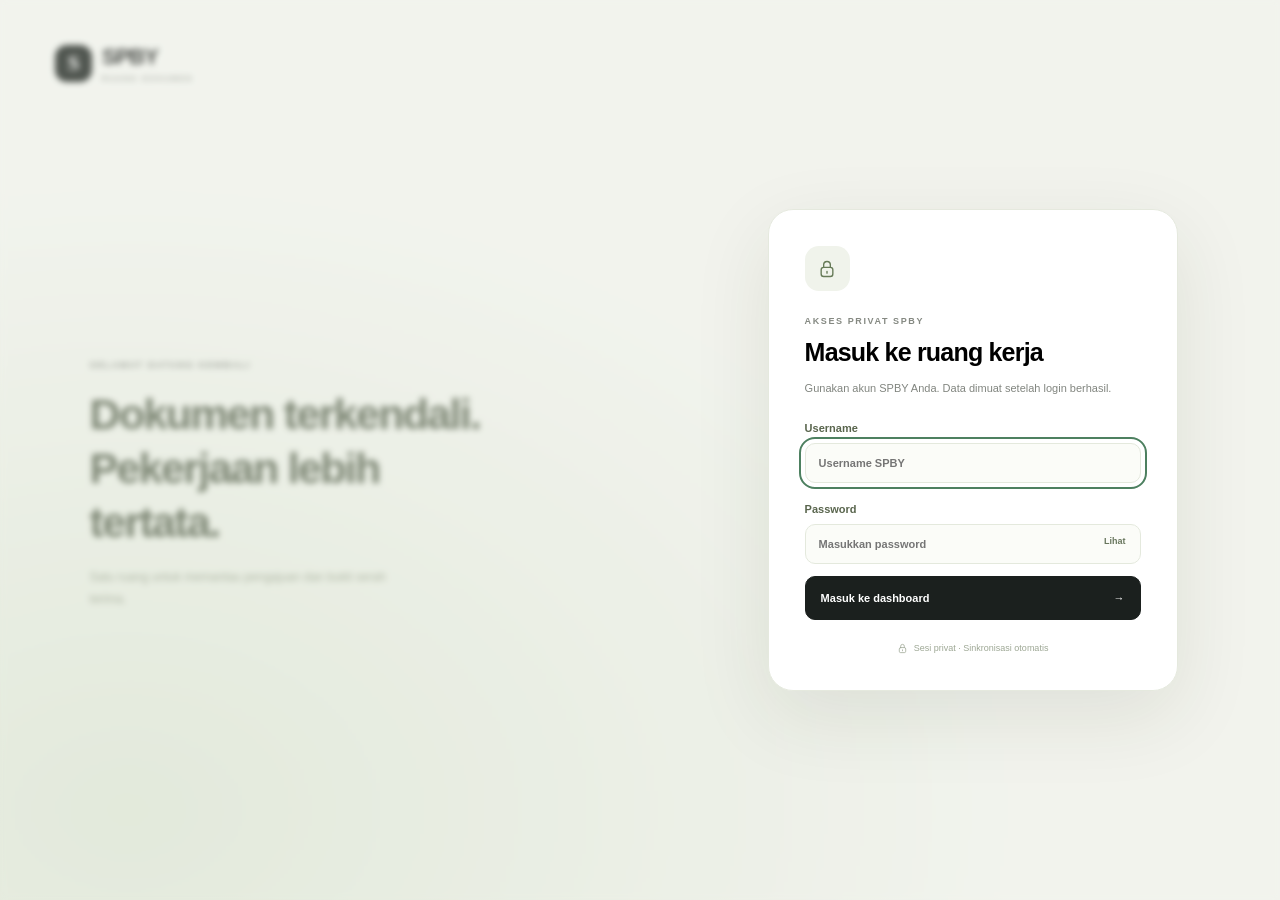
<file: index.html>
<!doctype html><html lang="id"><head><meta charset="utf-8"><meta name="viewport" content="width=device-width,initial-scale=1,viewport-fit=cover"><meta name="theme-color" content="#f4f5f3"><meta name="referrer" content="no-referrer"><meta http-equiv="Content-Security-Policy" content="default-src 'self'; connect-src 'self' https://spby-private-api.aegis-prime-goblin1694.workers.dev; img-src 'self' blob: data:; media-src blob:; object-src 'none'; style-src 'self'; script-src 'self'; base-uri 'none'; form-action 'none'"><title>SPBY — Ruang Dokumen</title><link rel="stylesheet" href="styles.css"><script type="module" src="app.js?v=spby-archive-zip-20261105"></script></head><body>
<svg class="sprite" aria-hidden="true"><symbol id="i-grid" viewBox="0 0 24 24"><rect x="3" y="3" width="7" height="7" rx="2"/><rect x="14" y="3" width="7" height="7" rx="2"/><rect x="3" y="14" width="7" height="7" rx="2"/><rect x="14" y="14" width="7" height="7" rx="2"/></symbol><symbol id="i-file" viewBox="0 0 24 24"><path d="M14 3H6a2 2 0 0 0-2 2v14a2 2 0 0 0 2 2h12a2 2 0 0 0 2-2V9zM14 3v6h6M8 13h8M8 17h5"/></symbol><symbol id="i-check" viewBox="0 0 24 24"><path d="m6 12 4 4 8-8"/><circle cx="12" cy="12" r="10"/></symbol><symbol id="i-wallet" viewBox="0 0 24 24"><rect x="3" y="5" width="18" height="15" rx="3"/><path d="M3 8V6a2 2 0 0 1 2-2h12M16 11h5v5h-5a2 2 0 0 1 0-5z"/></symbol><symbol id="i-image" viewBox="0 0 24 24"><rect x="3" y="3" width="18" height="18" rx="4"/><circle cx="8" cy="8" r="1"/><path d="m3 17 5-5 4 4 4-6 5 7"/></symbol><symbol id="i-refresh" viewBox="0 0 24 24"><path d="M20 8a9 9 0 0 0-15-3L2 8m0-6v6h6m-4 8a9 9 0 0 0 15 3l3-3m0 6v-6h-6"/></symbol><symbol id="i-lock" viewBox="0 0 24 24"><rect x="5" y="10" width="14" height="11" rx="3"/><path d="M8 10V7a4 4 0 0 1 8 0v3m-4 5v2"/></symbol><symbol id="i-search" viewBox="0 0 24 24"><circle cx="10.5" cy="10.5" r="6.5"/><path d="m16 16 5 5"/></symbol><symbol id="i-exit" viewBox="0 0 24 24"><path d="M9 4H5a2 2 0 0 0-2 2v12a2 2 0 0 0 2 2h4m6-13 5 5-5 5M8 12h12"/></symbol></svg>
<div id="loginBackdrop" class="login-backdrop"><div class="landing-brand"><span class="brand-mark">S</span><b>SPBY<span>RUANG DOKUMEN</span></b></div><div class="landing-copy"><p class="eyebrow">SELAMAT DATANG KEMBALI</p><h1>Dokumen terkendali.<br>Pekerjaan lebih tertata.</h1><p>Satu ruang untuk memantau pengajuan dan bukti serah terima.</p></div></div>
<dialog id="loginDialog" class="login-dialog" aria-labelledby="loginTitle"><form id="loginForm"><div class="login-icon"><svg><use href="#i-lock"/></svg></div><p class="eyebrow">AKSES PRIVAT SPBY</p><h2 id="loginTitle">Masuk ke ruang kerja</h2><p class="muted">Gunakan akun SPBY Anda. Data dimuat setelah login berhasil.</p><label>Username<input id="username" name="username" autocomplete="username" placeholder="Username SPBY" required maxlength="120"></label><label>Password<span class="password-field"><input id="password" name="password" type="password" autocomplete="current-password" placeholder="Masukkan password" required maxlength="200"><button id="showPassword" type="button" class="text-button">Lihat</button></span></label><p id="loginError" class="error" role="alert" hidden></p><button id="loginSubmit" class="primary full" type="submit">Masuk ke dashboard <span aria-hidden="true">→</span></button><div class="login-foot"><svg><use href="#i-lock"/></svg> Sesi privat · Sinkronisasi otomatis</div></form></dialog>
<div id="app" class="app-shell" hidden><aside class="sidebar"><div class="brand"><span class="brand-mark">S</span><b>SPBY<span>RUANG DOKUMEN</span></b></div><p class="nav-caption">RUANG KERJA</p><nav id="desktopNav" aria-label="Navigasi utama"><button data-view="dashboard" class="active"><svg><use href="#i-grid"/></svg>Ringkasan</button><button data-view="documents"><svg><use href="#i-file"/></svg>Dokumen</button><button data-view="ppk"><svg><use href="#i-check"/></svg>Pengalihan PPK</button><button data-view="bendahara"><svg><use href="#i-wallet"/></svg>Bendahara</button><button data-view="media"><svg><use href="#i-image"/></svg>Arsip media</button></nav><div class="sidebar-note"><svg><use href="#i-lock"/></svg><b>Ruang kerja privat</b><p>Dokumen dan media hanya tersedia setelah autentikasi.</p></div><div class="account"><span class="avatar">A</span><div><strong id="accountName">Pemilik</strong><small>Sesi SPBY aktif</small></div><button id="logout" class="icon-button" aria-label="Keluar"><svg><use href="#i-exit"/></svg></button></div></aside>
<main><header class="topbar"><div><p class="eyebrow">RUANG KERJA / <span id="breadcrumb">RINGKASAN</span></p><h1 id="pageTitle">Ringkasan dokumen</h1><p id="pageSubtitle" class="muted">Semua yang perlu Anda pantau, dalam satu tampilan.</p></div><div class="top-actions"><span id="connectionBadge" class="badge"><i></i>Terhubung</span><button id="refresh" class="icon-button" aria-label="Perbarui data"><svg><use href="#i-refresh"/></svg></button><button id="mobileLogout" class="icon-button" aria-label="Keluar dari sesi"><svg><use href="#i-exit"/></svg></button></div></header><div id="alert" role="alert" class="alert" hidden></div>
<section id="dashboardView" class="view"><div class="intro-row"><h2>Ikhtisar hari ini</h2><span id="today" class="muted"></span></div><div class="metrics"><article class="metric"><span class="metric-icon"><svg><use href="#i-file"/></svg></span><span>Pengajuan SPBY</span><strong id="statDocuments">—</strong><small>Dokumen sumber</small></article><article class="metric"><span class="metric-icon"><svg><use href="#i-grid"/></svg></span><span>Sumber terhubung</span><strong id="statSources">—</strong><small>Menu data SPBY</small></article><article class="metric"><span class="metric-icon"><svg><use href="#i-image"/></svg></span><span>Media tersimpan</span><strong id="statStored">—</strong><small>Arsip privat</small></article><article class="metric"><span class="metric-icon"><svg><use href="#i-refresh"/></svg></span><span>Antrean arsip</span><strong id="statPending">—</strong><small>Menunggu penyimpanan</small></article></div><div class="overview-grid"><article class="card source-card"><div class="section-head"><div><h2>Cakupan data</h2><p class="muted">Jumlah indeks di setiap menu sumber</p></div><span class="subtle-tag">DATA SUMBER</span></div><div id="sourceChart" class="source-chart" aria-label="Jumlah indeks per sumber"></div></article><article class="card sync-card"><span class="sync-orbit"><svg><use href="#i-check"/></svg></span><h2 id="syncTitle">Menyiapkan sinkronisasi</h2><p id="syncDescription" class="muted">Memeriksa koneksi sumber…</p><div class="sync-divider"></div><span class="eyebrow">SIKLUS TERAKHIR SELESAI</span><strong id="lastSync" class="last-sync">—</strong><button id="syncNow" class="secondary full"><svg><use href="#i-refresh"/></svg>Sinkronkan sekarang</button></article></div><article class="card"><div class="section-head"><div><h2>Status setiap sumber</h2><p class="muted">Publikasi dilakukan setelah seluruh halaman tervalidasi.</p></div><button data-view="documents" class="text-button">Buka dokumen →</button></div><div id="sourceStatus" class="source-status"></div></article></section>
<section id="documentsView" class="view" hidden><article class="card table-card"><div class="section-head"><div><h2 id="tableTitle">Daftar dokumen</h2><p id="resultCount" class="muted">Memuat data…</p></div><span class="subtle-tag">AKSES PRIVAT</span></div><div class="source-shortcuts" aria-label="Tabel verifikasi"><button class="secondary" data-source-jump="spby">Verifikator &amp; hasil checklist</button><button class="secondary" data-source-jump="spby_checklist">Rincian checklist · kuitansi &amp; pajak</button></div><div class="table-tools"><div class="search"><svg><use href="#i-search"/></svg><input id="query" type="search" aria-label="Cari data" placeholder="Cari nomor, penerima, atau uraian…"></div><select id="sourceSelect" aria-label="Pilih sumber data"><option value="spby">Pengajuan SPBY</option></select></div><div class="table-scroll"><table><thead id="tableHead"></thead><tbody id="tableBody"></tbody></table></div><div class="table-footer"><span id="pageLabel" class="muted">Halaman 1</span><div><button id="prev" class="secondary" disabled>← Sebelumnya</button><button id="next" class="secondary" disabled>Berikutnya →</button></div></div></article></section>
<section id="mediaView" class="view" hidden><article class="card media-intro"><span class="sync-orbit"><svg><use href="#i-image"/></svg></span><h2>Arsip media privat</h2><p class="muted">Foto, video, dan lampiran dibuka melalui pemeriksaan sesi. Tidak ada tautan arsip publik.</p><p id="mediaReadiness" class="media-readiness"></p><p id="googleAuthorizationStatus" class="muted"></p><button id="googleAuthorize" class="secondary" type="button">Hubungkan akun Google</button><button data-view="documents" class="primary">Pilih dokumen untuk melihat bukti</button><div id="mediaExportPanel" hidden><h3>Unduh bukti ZIP</h3><label>ID dokumen <input id="exportId" type="search" maxlength="120" placeholder="Semua ID"></label><label>Periode <select id="exportPeriod"><option value="all">Semua tanggal</option><option value="range">Rentang tanggal</option><option value="year">Satu tahun penuh</option></select></label><div id="exportRange" hidden><label>Dari tanggal <input id="exportFrom" type="date"></label><label>Sampai tanggal <input id="exportTo" type="date"></label></div><label id="exportYearLabel" hidden>Tahun <input id="exportYear" type="number" min="1900" max="2099" step="1" placeholder="2026"></label><p class="muted">Periode berdasarkan waktu bukti tersimpan (WIB).</p><button id="mediaExport" type="button" class="secondary">Unduh bukti (.zip)</button><p id="mediaExportStatus" class="muted" role="status" aria-live="polite"></p></div><section id="delegatePanel" hidden><h3>Kelola akses akun</h3><p class="muted">Akses kelola mencakup seluruh arsip portal dan pengalihan PPK serta Bendahara.</p><form id="delegateForm"><label for="delegateUsername">Username SPBY</label><input id="delegateUsername" type="text" required maxlength="120" autocomplete="off"><button class="secondary" type="submit">Berikan akses kelola</button></form><p id="delegateStatus" role="status"></p><ul id="delegateList"></ul></section></article></section>
<footer class="workspace-footer"><span>SPBY · Ruang dokumen</span><span><svg><use href="#i-lock"/></svg> Koneksi terenkripsi</span></footer></main>
<nav id="bottomNav" class="bottom-nav" aria-label="Navigasi bawah"><button data-view="dashboard" class="active"><svg><use href="#i-grid"/></svg><span>Ringkasan</span></button><button data-view="documents"><svg><use href="#i-file"/></svg><span>Dokumen</span></button><button data-view="ppk"><svg><use href="#i-check"/></svg><span>PPK</span></button><button data-view="bendahara"><svg><use href="#i-wallet"/></svg><span>Bendahara</span></button><button data-view="media"><svg><use href="#i-image"/></svg><span>Media</span></button></nav></div>
<dialog id="mediaDialog" aria-labelledby="mediaTitle"><div class="dialog-head"><div><p class="eyebrow">ARSIP DOKUMEN</p><h2 id="mediaTitle">Bukti & lampiran</h2></div><button data-close="mediaDialog" class="icon-button" aria-label="Tutup arsip">×</button></div><div id="mediaFiles"></div><div id="mediaPreview"></div></dialog>
<dialog id="handoverDialog" aria-labelledby="handoverTitle"><form id="handoverForm"><div class="dialog-head"><div><p class="eyebrow">SERAH TERIMA</p><h2 id="handoverTitle">Pengalihan berkas</h2></div><button id="closeHandover" type="button" class="icon-button" aria-label="Tutup pengalihan">×</button></div><p id="handoverRecord" class="muted"></p><label>Tanggal serah terima<input id="handoverDate" type="date" required></label><label>Foto / video bukti<input id="handoverFile" type="file" accept="image/*,video/*" multiple></label><div id="selectedFiles" class="selected-files"></div><p id="selectedCount" class="muted">0 file dipilih</p><p class="muted">Bukti disimpan sebagai arsip privat. Maksimal 32 MB per file.</p><div class="location-box"><button id="captureLocation" class="secondary" type="button">Ambil lokasi saya</button><p id="locationStatus" class="muted"></p></div><label>Catatan<textarea id="handoverNotes" rows="3" maxlength="1000" placeholder="Catatan tambahan (opsional)"></textarea></label><p id="handoverError" class="error" hidden role="alert"></p><p id="uploadProgress" class="upload-progress" role="status" hidden></p><button id="handoverSave" class="primary full" type="submit">Confirm</button><div id="handoverConfirm" class="confirmation-toast" role="alertdialog" aria-modal="true" aria-label="Konfirmasi penyimpanan bukti" hidden><strong>Konfirmasi penyimpanan</strong><p id="confirmationCopy"></p><div><button id="confirmNo" class="secondary" type="button">Batal</button><button id="confirmYes" class="primary" type="button">Ya, simpan bukti</button></div></div></form></dialog><div id="toast" class="toast" role="status" hidden></div></body></html>
</file>
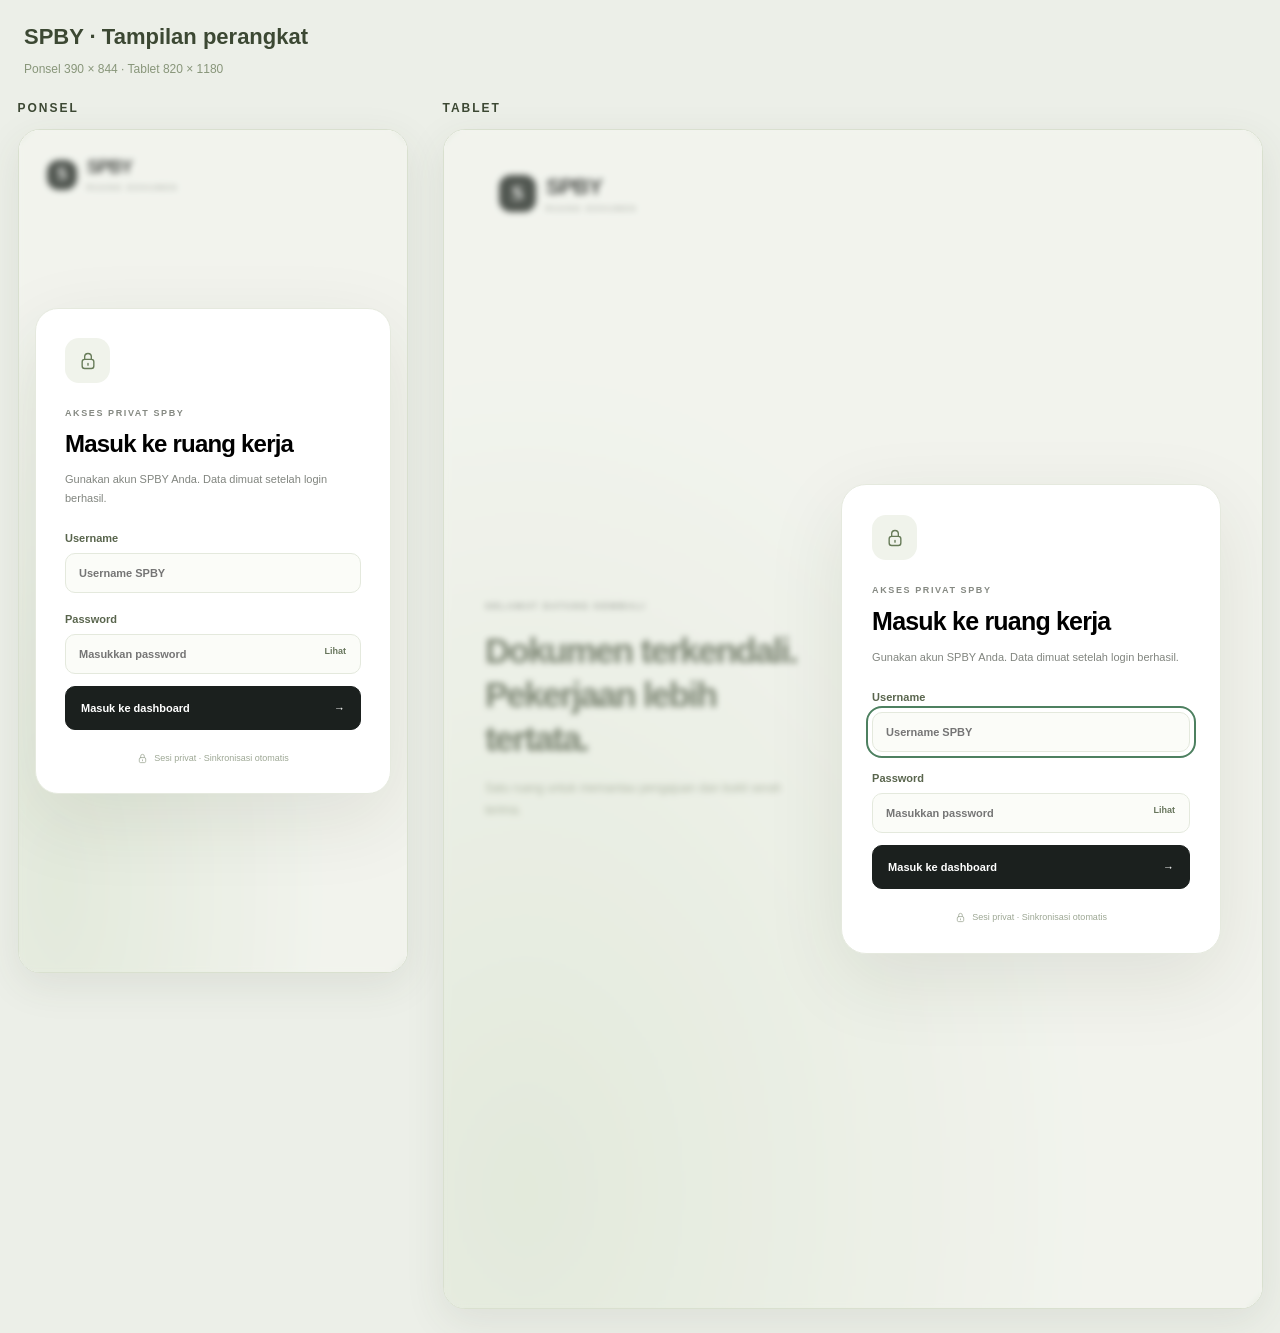
<file: device-preview.html>
<!doctype html><html lang="id"><head><meta charset="utf-8"><meta name="viewport" content="width=device-width,initial-scale=1"><title>SPBY — Pratinjau perangkat</title><link rel="stylesheet" href="device-preview.css"></head><body><header><h1>SPBY · Tampilan perangkat</h1><p>Ponsel 390 × 844 · Tablet 820 × 1180</p></header><main><section><h2>Ponsel</h2><iframe id="phone" title="SPBY ponsel" src="index.html" width="390" height="844"></iframe></section><section><h2>Tablet</h2><iframe id="tablet" title="SPBY tablet" src="index.html" width="820" height="1180"></iframe></section></main></body></html>
</file>
<file: styles.css>
:root{font-family:Inter,"Segoe UI",Arial,sans-serif;color:#202321;background:#f4f5f3;font-size:14px;--muted:#81857f;--line:#e9ebe6;--black:#1b201e;--green:#40765b}*{box-sizing:border-box}body{margin:0}button,input,select,textarea{font:inherit}button{cursor:pointer}button:disabled{cursor:not-allowed;opacity:.45}button,input,select,textarea{outline-offset:4px}button:focus-visible,input:focus-visible,select:focus-visible,textarea:focus-visible{outline:2px solid #4d8060}svg{width:20px;height:20px;fill:none;stroke:currentColor;stroke-width:1.65;stroke-linecap:round;stroke-linejoin:round;flex-shrink:0}.sprite{position:absolute;width:0;height:0;overflow:hidden}[hidden]{display:none!important}h1,h2,p{margin:0}h1{font-size:28px;letter-spacing:-1.1px;font-weight:650}h2{font-size:16px;font-weight:650;letter-spacing:-.3px}.muted{color:var(--muted);font-size:12px;line-height:1.7}.eyebrow{font-size:9px;letter-spacing:1.6px;font-weight:700;color:#858982}.brand,.landing-brand{display:flex;align-items:center;gap:10px;line-height:1.1}.brand b,.landing-brand b{font-size:22px;letter-spacing:-1px}.brand b span,.landing-brand b span{display:block;font-size:7px;letter-spacing:2.1px;color:#92968f;margin-top:6px}.brand-mark{display:grid;place-items:center;background:#1e2420;color:white;width:37px;height:37px;border-radius:12px;font-size:21px;font-weight:650;font-family:Georgia,serif}.app-shell{display:grid;grid-template-columns:225px minmax(0,1fr);max-width:1920px;min-height:100dvh;margin:auto}.sidebar{position:sticky;top:0;height:100dvh;background:white;border-right:1px solid var(--line);padding:30px 22px 20px;display:flex;flex-direction:column}.nav-caption{font-size:8px;letter-spacing:1.8px;color:#a0a39d;margin:46px 13px 15px}nav button{border:0;background:none;color:#777d75}#desktopNav{display:grid;gap:9px}#desktopNav button{display:flex;align-items:center;gap:12px;padding:12px 15px;border-radius:100px;font-size:11px;text-align:left;font-weight:550}#desktopNav button svg{width:16px;height:16px}#desktopNav button.active{background:var(--black);color:white}#desktopNav button:hover:not(.active){background:#f5f6f3}.sidebar-note{margin-top:auto;padding:20px 12px 22px}.sidebar-note svg{width:17px;height:17px;color:#7a8479;display:block;margin-bottom:12px}.sidebar-note b{font-size:11px}.sidebar-note p{font-size:10px;color:#979b95;line-height:1.7;margin-top:8px}.account{border-top:1px solid var(--line);padding-top:19px;display:flex;align-items:center;gap:9px;min-width:0}.avatar{display:grid;place-items:center;border-radius:50%;width:32px;height:32px;font-size:11px;background:#eee9e2;color:#706253}.account strong{font-size:11px;display:block;max-width:95px;overflow:hidden;text-overflow:ellipsis}.account small{font-size:9px;color:#a0a59c}.account .icon-button{margin-left:auto;width:28px;padding:4px;border:0}.account svg{width:15px}main{min-width:0;padding:34px 38px 16px}.topbar{display:flex;align-items:center;justify-content:space-between;gap:20px;margin-bottom:32px}.topbar .eyebrow{margin-bottom:12px}.topbar .muted{margin-top:9px}.top-actions{display:flex;align-items:center;gap:12px}.icon-button{border:1px solid #e3e6df;border-radius:12px;width:38px;height:38px;display:grid;place-items:center;background:white;color:#747b70}.icon-button:hover{background:#edf0e9}#mobileLogout{display:none}.badge{font-size:10px;background:#e9efe7;color:#54724b;border:1px solid #dfe8da;border-radius:99px;padding:8px 12px;display:inline-flex;align-items:center;gap:6px;white-space:nowrap}.badge i{width:5px;height:5px;background:#6d925e;border-radius:50%}.intro-row,.section-head{display:flex;align-items:center;justify-content:space-between;gap:14px}.intro-row{margin-bottom:17px}.intro-row h2{font-size:13px}.intro-row .muted{font-size:10px}.metrics{display:grid;grid-template-columns:repeat(4,minmax(0,1fr));gap:15px;margin-bottom:24px}.metric{border:1px solid #eceee8;border-radius:18px;padding:20px 20px 16px;background:linear-gradient(135deg,#fff,#fcfcfa);display:flex;flex-direction:column;min-width:0}.metric-icon{background:#f2f4ef;border-radius:10px;width:32px;height:32px;display:grid;place-items:center;margin-bottom:18px;color:#687063}.metric-icon svg{width:16px;height:16px}.metric>span:not(.metric-icon){font-size:10px;color:#868a81}.metric strong{font-size:29px;letter-spacing:-1px;font-weight:600;margin:6px 0}.metric small{font-size:9px;color:#a4a89f}.overview-grid{display:grid;grid-template-columns:minmax(0,1.8fr) minmax(240px,1fr);gap:20px;margin-bottom:22px}.card{background:white;border:1px solid #e9ebe5;border-radius:20px;padding:23px;min-width:0}.section-head .muted{margin-top:7px;font-size:10px}.subtle-tag{font-size:8px;letter-spacing:.6px;border:1px solid #e8eae4;color:#91968a;padding:6px 8px;border-radius:6px;white-space:nowrap}.source-chart{height:200px;display:flex;align-items:flex-end;gap:16px;margin-top:25px;padding:0 8px 0;border-bottom:1px solid var(--line)}.chart-column{display:flex;flex-direction:column;justify-content:flex-end;align-items:center;gap:8px;height:100%;flex:1;min-width:0}.chart-column strong{font-size:9px;color:#71786d;font-weight:550}.chart-bar{width:min(26px,70%);min-height:3px;background:#222a24;border-radius:5px 5px 0 0;height:var(--height,3%)}.chart-column:nth-child(even) .chart-bar{background:#cfd8c8}.chart-column span{font-size:8px;white-space:nowrap;color:#8f9488;margin-bottom:12px;max-width:100%;overflow:hidden;text-overflow:ellipsis}.sync-card{display:flex;flex-direction:column;align-items:flex-start;justify-content:center;background:#fcfcf9}.sync-orbit{display:grid;place-items:center;width:42px;height:42px;border-radius:50%;background:#edf1e9;color:#5e7951;margin-bottom:20px}.sync-orbit svg{width:22px;height:22px}.sync-card h2{font-size:19px;margin-bottom:8px}.sync-card>.muted{font-size:11px}.sync-divider{height:1px;background:var(--line);width:100%;margin:22px 0 18px}.sync-card .eyebrow{font-size:8px;letter-spacing:1px}.last-sync{font-size:11px;font-weight:550;margin:8px 0 20px}.primary,.secondary{display:inline-flex;align-items:center;justify-content:center;gap:8px;border-radius:10px;min-height:38px;padding:10px 15px;font-size:11px;font-weight:550;white-space:nowrap}.primary{background:var(--black);color:white;border:1px solid var(--black)}.primary:hover{background:#353d35}.secondary{background:white;border:1px solid #e2e6dc;color:#535c4c}.secondary:hover{background:#f5f7f1}.secondary svg{width:14px;height:14px}.full{width:100%}.text-button{background:none;border:0;color:#68765d;font-size:10px;font-weight:600;padding:6px}.source-status{margin-top:19px;display:grid;grid-template-columns:repeat(2,minmax(0,1fr));gap:0 22px}.source-item{display:flex;align-items:center;justify-content:space-between;gap:12px;border-bottom:1px solid #f0f1ec;padding:13px 0;font-size:11px}.source-item span{display:flex;align-items:center;gap:8px}.source-item i{height:6px;width:6px;border-radius:50%;background:#9ab18b}.source-item b{font-size:10px;color:#76826c;font-weight:500}.table-tools{display:flex;gap:12px;align-items:center;margin:23px 0 18px}.search{display:flex;align-items:center;gap:10px;background:#f9faf7;border:1px solid #e9ece3;border-radius:11px;padding:0 12px;flex:1;min-width:0}.search svg{width:16px;color:#949a8b}.search input{border:0;background:none;min-width:0;width:100%;padding:13px 0;font-size:11px}.search input:focus{outline:0}.search:focus-within{outline:2px solid #9fae94;outline-offset:1px}select{min-height:40px;border:1px solid #e6e9df;border-radius:10px;background:white;padding:0 28px 0 12px;color:#647057;font-size:10px;max-width:210px}.table-scroll{overflow:auto;width:100%;border-top:1px solid var(--line)}table{width:100%;border-collapse:collapse;font-size:11px;text-align:left;min-width:860px}th{padding:15px 10px;color:#90968a;font-size:9px;font-weight:500;background:#fbfcf9;white-space:nowrap}td{padding:16px 10px;border-bottom:1px solid #f0f2ea;vertical-align:middle;color:#4d5746;max-width:300px;overflow-wrap:anywhere;line-height:1.6}td strong{display:block;font-size:11px;font-weight:550;color:#384230}.description{max-width:280px;display:-webkit-box;-webkit-line-clamp:2;-webkit-box-orient:vertical;overflow:hidden;color:#93998b;font-size:10px}.pill{background:#eff1eb;color:#829173;border-radius:99px;display:inline-block;padding:3px 8px;white-space:nowrap;font-size:9px}.pill.done{background:#e9f1e5;color:#5d7b4c}.table-actions{display:flex;gap:5px;flex-wrap:wrap;min-width:160px}.table-actions button{font-size:9px;border:1px solid #e3e8db;background:white;padding:6px 8px;border-radius:7px;color:#69775c}.table-actions button:hover{background:#f2f5ec}.table-footer{display:flex;align-items:center;justify-content:space-between;gap:12px;margin-top:18px}.table-footer .muted{font-size:10px}.table-footer>div{display:flex;gap:8px}.table-footer button{font-size:10px;min-height:32px;padding:7px 10px}.workspace-footer{display:flex;justify-content:space-between;font-size:9px;color:#a6ada0;margin:28px 0 5px}.workspace-footer span{display:flex;gap:5px;align-items:center}.workspace-footer svg{width:11px;height:11px}.bottom-nav{display:none}.alert{border:1px solid #e8d6c2;background:#fff8ef;color:#916c3e;padding:13px 16px;border-radius:12px;margin-bottom:20px;font-size:11px;line-height:1.6}.media-intro{padding:55px 35px;max-width:700px;margin:20px auto;text-align:center}.media-intro .sync-orbit{margin:0 auto 20px}.media-intro .muted{margin:12px 0}.media-readiness{font-size:11px;background:#f6f7f2;padding:16px;border-radius:12px;margin:20px 0!important;line-height:1.7}.login-backdrop{min-height:100dvh;padding:45px 55px;background:radial-gradient(ellipse at 10% 90%,#e0e8d9,transparent 55%),#f4f5f1}.landing-copy{position:absolute;left:7%;top:40%;max-width:430px}.landing-copy h1{font-size:43px;line-height:1.25;margin:18px 0;color:#5a6551;letter-spacing:-1.7px}.landing-copy>p:last-child{color:#9aa38f;font-size:12px;line-height:1.8;max-width:320px}.login-dialog{margin:auto max(8vw,50px) auto auto;width:410px;max-width:calc(100% - 32px);border:1px solid #e5e9de;border-radius:25px;padding:36px;box-shadow:0 25px 80px #27331918}.login-dialog::backdrop{background:#e9ede340;backdrop-filter:blur(3px)}.login-dialog h2{font-size:25px;letter-spacing:-.8px;margin:12px 0}.login-dialog .muted{font-size:11px;margin-bottom:24px}.login-icon{width:45px;height:45px;border-radius:14px;background:#f0f3eb;display:grid;place-items:center;color:#677b58;margin-bottom:25px}.login-dialog .primary{margin-top:12px;justify-content:space-between;height:44px}.login-foot{display:flex;align-items:center;justify-content:center;gap:6px;margin-top:23px;color:#9da794;font-size:9px}.login-foot svg{width:11px;height:11px}label{display:block;font-size:11px;font-weight:550;color:#59654d;margin:20px 0 0}label input,label textarea{display:block;width:100%;background:#fbfcf8;border:1px solid #e4e9dd;border-radius:10px;padding:13px;font-size:11px;margin-top:9px;color:#384430;min-width:0}.password-field{display:flex;align-items:center;position:relative}.password-field input{padding-right:50px}.password-field button{position:absolute;right:9px;top:15px;font-size:9px}dialog:not(.login-dialog){border:1px solid #e5eadd;border-radius:20px;max-width:calc(100% - 28px);width:520px;padding:27px;box-shadow:0 25px 80px #26361f30;max-height:90dvh;overflow:auto}dialog::backdrop{background:#26311d54;backdrop-filter:blur(4px)}.dialog-head{display:flex;align-items:center;justify-content:space-between;margin-bottom:15px}.dialog-head .eyebrow{margin-bottom:8px}#handoverForm>.muted{font-size:10px;margin-top:10px}#handoverSave{margin-top:24px}.error{background:#fff1e8;color:#9c5b3a;border:1px solid #f4d7c3;font-size:11px;padding:11px 13px;line-height:1.6;border-radius:9px;margin-top:15px}.media-file{display:flex;align-items:center;justify-content:space-between;gap:10px;padding:15px 0;border-bottom:1px solid #edf0e6;font-size:11px}.media-file small{display:block;color:#98a38c;margin-top:4px}#mediaPreview{margin-top:20px}#mediaPreview img,#mediaPreview video{width:100%;max-height:450px;object-fit:contain;border-radius:10px}#mediaPreview iframe{width:100%;height:450px;border:1px solid var(--line)}.toast{position:fixed;bottom:25px;left:50%;transform:translateX(-50%);padding:14px 20px;background:#26351f;color:white;border-radius:12px;z-index:30;font-size:11px;box-shadow:0 8px 25px #26351f30;max-width:calc(100% - 30px)}
@media(min-width:1600px){main{padding:40px 52px}.card{padding:28px}.source-chart{height:235px}.metrics{gap:22px}.metric{padding:25px}.metric strong{font-size:34px}}@media(max-width:1100px){.app-shell{display:block}.sidebar{display:none}main{padding:25px 24px 100px}.bottom-nav{display:grid;grid-template-columns:repeat(5,minmax(0,1fr));position:fixed;bottom:0;left:0;right:0;background:#ffffffed;border-top:1px solid #e6eadf;backdrop-filter:blur(15px);padding:9px 8px calc(9px + env(safe-area-inset-bottom));z-index:10;box-shadow:0 -8px 30px #333c2408}.bottom-nav button{display:flex;flex-direction:column;align-items:center;gap:5px;padding:7px 0;color:#9ba490;font-size:9px;border-radius:12px}.bottom-nav button.active{background:#eff3e9;color:#394c2c}.bottom-nav svg{width:20px;height:20px}#mobileLogout{display:grid}.topbar{margin-bottom:26px}.topbar h1{font-size:27px}.top-actions{gap:8px}.workspace-footer{margin-bottom:8px}.toast{bottom:100px}.landing-copy{left:5%;max-width:330px}.landing-copy h1{font-size:35px}.login-dialog{margin-right:5vw;width:380px;padding:30px}}
@media(max-width:750px){main{padding:22px 16px 100px}.topbar{align-items:flex-start;gap:10px}.topbar h1{font-size:24px;letter-spacing:-.8px}.topbar .muted{font-size:10px;max-width:230px;line-height:1.65}.topbar .eyebrow{font-size:8px;margin-bottom:10px}.top-actions{gap:6px}.top-actions>.badge{display:none}.top-actions .icon-button{width:33px;height:33px;border-radius:10px}.top-actions svg{width:15px;height:15px}.metrics{grid-template-columns:repeat(2,minmax(0,1fr));gap:11px;margin-bottom:16px}.metric{padding:16px;border-radius:16px}.metric-icon{width:28px;height:28px;margin-bottom:13px}.metric strong{font-size:27px}.metric>span:not(.metric-icon){font-size:9px}.metric small{font-size:8px}.overview-grid{grid-template-columns:1fr;gap:16px;margin-bottom:16px}.card{padding:19px;border-radius:17px}.source-chart{height:185px;gap:8px;padding:0 1px;margin-top:20px}.chart-column span{font-size:7px}.chart-column strong{font-size:8px}.sync-card{display:grid;grid-template-columns:1fr auto;gap:6px 15px}.sync-card .sync-orbit{display:none}.sync-card h2{grid-column:1/-1;font-size:17px}.sync-card>.muted{grid-column:1/-1;font-size:10px}.sync-card .sync-divider{grid-column:1/-1;margin:9px 0}.sync-card .eyebrow{grid-column:1;font-size:7px;align-self:end}.sync-card .last-sync{grid-column:1;margin:0;font-size:10px}.sync-card button{grid-column:2;grid-row:4/6;font-size:9px;min-height:36px;padding:8px 10px}.section-head h2{font-size:14px}.section-head .muted{font-size:9px}.section-head .text-button{font-size:9px}.subtle-tag{font-size:7px;padding:5px 6px}.source-status{grid-template-columns:1fr;margin-top:10px}.source-item{font-size:10px;padding:12px 0}.table-tools{flex-wrap:wrap;margin:18px 0 14px;gap:10px}.search{flex-basis:100%}.search input{font-size:10px}select{max-width:100%;width:100%;min-height:38px;font-size:10px}.table-footer{align-items:flex-start;flex-direction:column;gap:14px}.table-footer>div{justify-content:space-between;width:100%}.table-footer button{font-size:9px}.workspace-footer{font-size:8px;gap:8px}.intro-row h2{font-size:12px}.intro-row .muted{font-size:8px}.login-backdrop{padding:28px}.landing-brand .brand-mark{width:30px;height:30px;font-size:18px}.landing-brand b{font-size:18px}.landing-copy{display:none}.login-dialog{margin:auto;width:380px;padding:29px;border-radius:23px}.login-dialog h2{font-size:24px}.login-dialog .muted{font-size:11px}.media-intro{padding:35px 23px;margin:0}.media-intro h2{font-size:18px}dialog:not(.login-dialog){padding:22px}#handoverForm label{font-size:10px}.alert{font-size:10px;line-height:1.6}}
@media(prefers-reduced-motion:no-preference){button{transition:background .15s,color .15s,opacity .15s}.card,.metric{animation:appear .25s ease-out}@keyframes appear{from{opacity:.6;transform:translateY(5px)}to{opacity:1;transform:none}}}

.source-shortcuts{display:flex;gap:8px;flex-wrap:wrap;margin-top:20px}.source-shortcuts button{white-space:normal;text-align:left}.verification-cell{min-width:145px;max-width:270px;white-space:pre-wrap}#documentsView table{min-width:1190px}

.handover-hint{display:block;width:100%;font-size:9px;line-height:1.5;color:#929b89}.verification-cell{overflow-wrap:anywhere}

.evidence-group{border:1px solid var(--line);border-radius:13px;padding:16px;margin:15px 0}.evidence-group h3{font-size:13px;margin:0 0 9px}.evidence-notes{font-size:11px;line-height:1.6;margin:10px 0}.map-link{display:inline-block;font-size:11px;color:#40765b;margin:10px 12px 8px 0}.selected-files{margin-top:12px;max-height:180px;overflow:auto}.selected-file{display:flex;justify-content:space-between;gap:10px;font-size:11px;padding:9px 0;border-bottom:1px solid var(--line);overflow-wrap:anywhere}.selected-file small{display:block;color:var(--muted);margin-top:4px}.location-box{margin-top:20px;padding:14px;border:1px solid var(--line);border-radius:12px}.location-box p{margin-top:8px}.confirmation-toast{position:sticky;bottom:0;background:#f0f4eb;border:1px solid #d5dfcb;box-shadow:0 8px 30px #26351f20;padding:18px;border-radius:14px;margin-top:16px;z-index:2}.confirmation-toast strong{font-size:13px}.confirmation-toast p{font-size:11px;line-height:1.7;margin:9px 0 13px}.confirmation-toast>div{display:flex;justify-content:flex-end;gap:8px}.upload-progress{font-size:11px;color:#58744b;margin-top:17px}#mediaDialog{width:620px}
</file>
<file: device-preview.css>
*{box-sizing:border-box}body{margin:0;background:#ecefe8;font-family:"Segoe UI",Arial,sans-serif;color:#3c4833;padding:24px}header{max-width:1270px;margin:0 auto 25px}h1{font-size:22px;margin:0 0 8px}p{font-size:12px;color:#88967a}main{display:flex;gap:35px;align-items:flex-start;justify-content:center}h2{font-size:12px;text-transform:uppercase;letter-spacing:2px;margin:0 0 14px}iframe{border:1px solid #d9e0cf;border-radius:22px;box-shadow:0 12px 40px #3c483318;display:block;background:white}section{flex-shrink:0}
</file>
